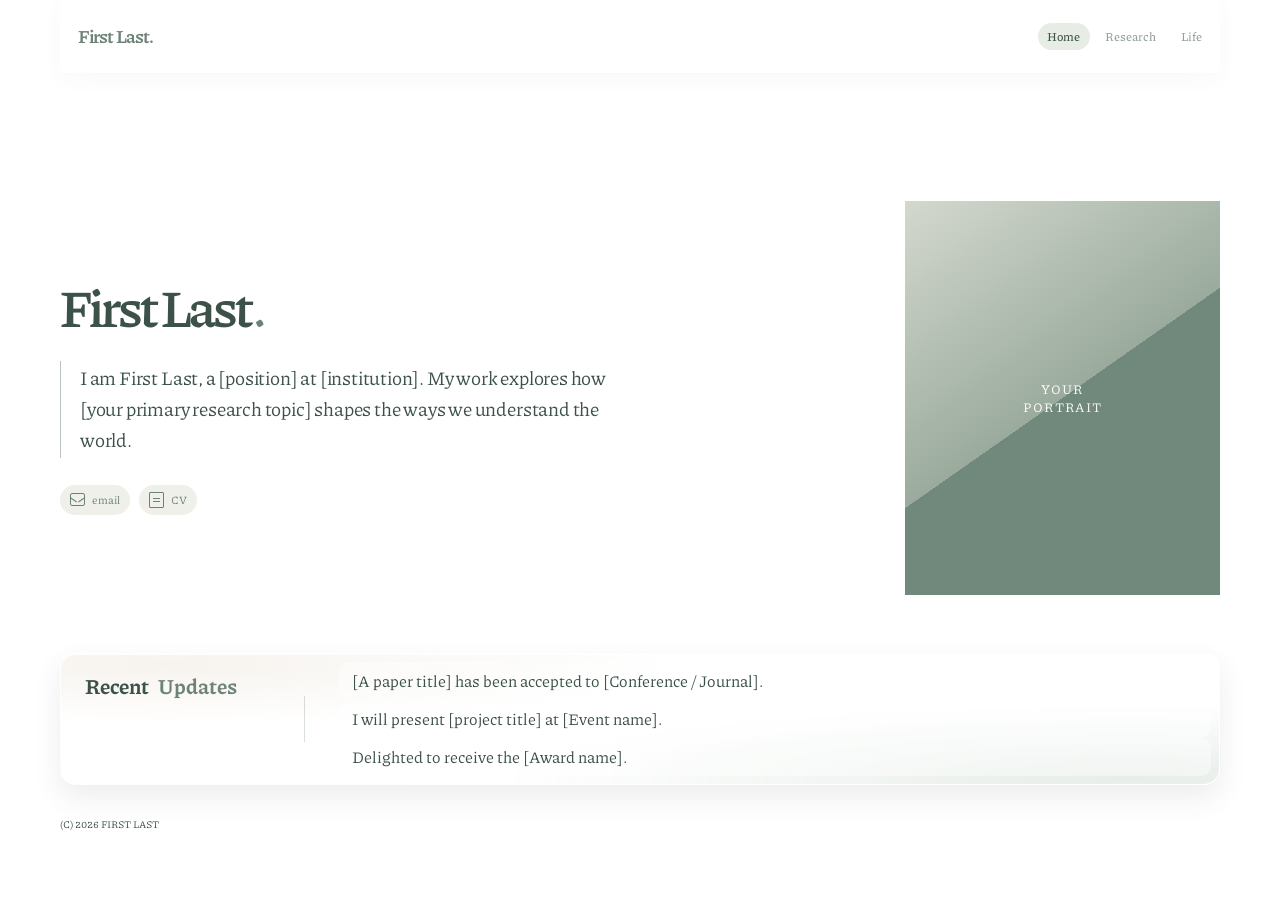
<file: index.html>
<!doctype html>
<html lang="en"><head><meta charset="UTF-8" /><meta name="viewport" content="width=device-width, initial-scale=1.0" /><meta name="description" content="Personal academic website" /><title>First Last | Academic Homepage</title><link rel="preconnect" href="https://fonts.googleapis.com" /><link rel="preconnect" href="https://fonts.gstatic.com" crossorigin /><link href="https://fonts.googleapis.com/css2?family=Piazzolla:opsz,wght@8..30,400..700&display=swap" rel="stylesheet" /><link rel="stylesheet" href="assets/site.css" /><link rel="stylesheet" href="assets/refinement.css" /><link rel="stylesheet" href="assets/final.css" /><link rel="stylesheet" href="assets/softness.css" /><link rel="stylesheet" href="assets/repair.css" /><link rel="stylesheet" href="assets/type-tuning.css" /><link rel="stylesheet" href="assets/archive-language.css" /><link rel="stylesheet" href="assets/font-roles.css" /></head>
<body><div class="page-shell"><header class="site-header"><a class="wordmark" href="index.html"><span data-home="name">First Last</span><span>.</span></a><nav aria-label="Main navigation"><a class="is-current" href="index.html">Home</a><a href="research.html">Research</a><a href="life.html">Life</a></nav></header><main>
<section class="home-intro"><div class="home-hero-grid"><div><h1><span data-home="headlineFirst">Thinking through</span><br /><em data-home="headlineEmphasis">questions that matter.</em></h1><p class="lede" data-home="intro">I am First Last, a [position] at [institution]. My work explores how [your primary research topic] shapes the ways we understand the world.</p><div class="bio-links" aria-label="Contact links"><a class="bio-link" data-home-email href="mailto:hello@example.edu" aria-label="Email"><span class="contact-icon icon-mail" aria-hidden="true"></span><span>email</span></a><a class="bio-link" data-home-cv href="assets/CV.pdf" target="_blank" rel="noreferrer" aria-label="Curriculum vitae"><span class="contact-icon icon-cv" aria-hidden="true"></span><span>CV</span></a></div></div><figure class="portrait-slot" aria-label="Personal photograph"><div class="portrait-image" data-portrait><span data-home="portraitLabel">YOUR<br />PORTRAIT</span></div></figure></div></section>
<section class="news-section" aria-labelledby="news-title"><aside class="news-sidebar"><h2 id="news-title">Recent<br /><em>Highlights</em></h2></aside><div class="news-list"><ul data-home-news></ul></div></section>
<section class="home-footer-note"><p>(c) <span data-year></span> <span data-home="name">First Last</span></p></section></main></div><script src="assets/home-data.js"></script><script src="assets/home-page.js"></script></body></html>
</file>
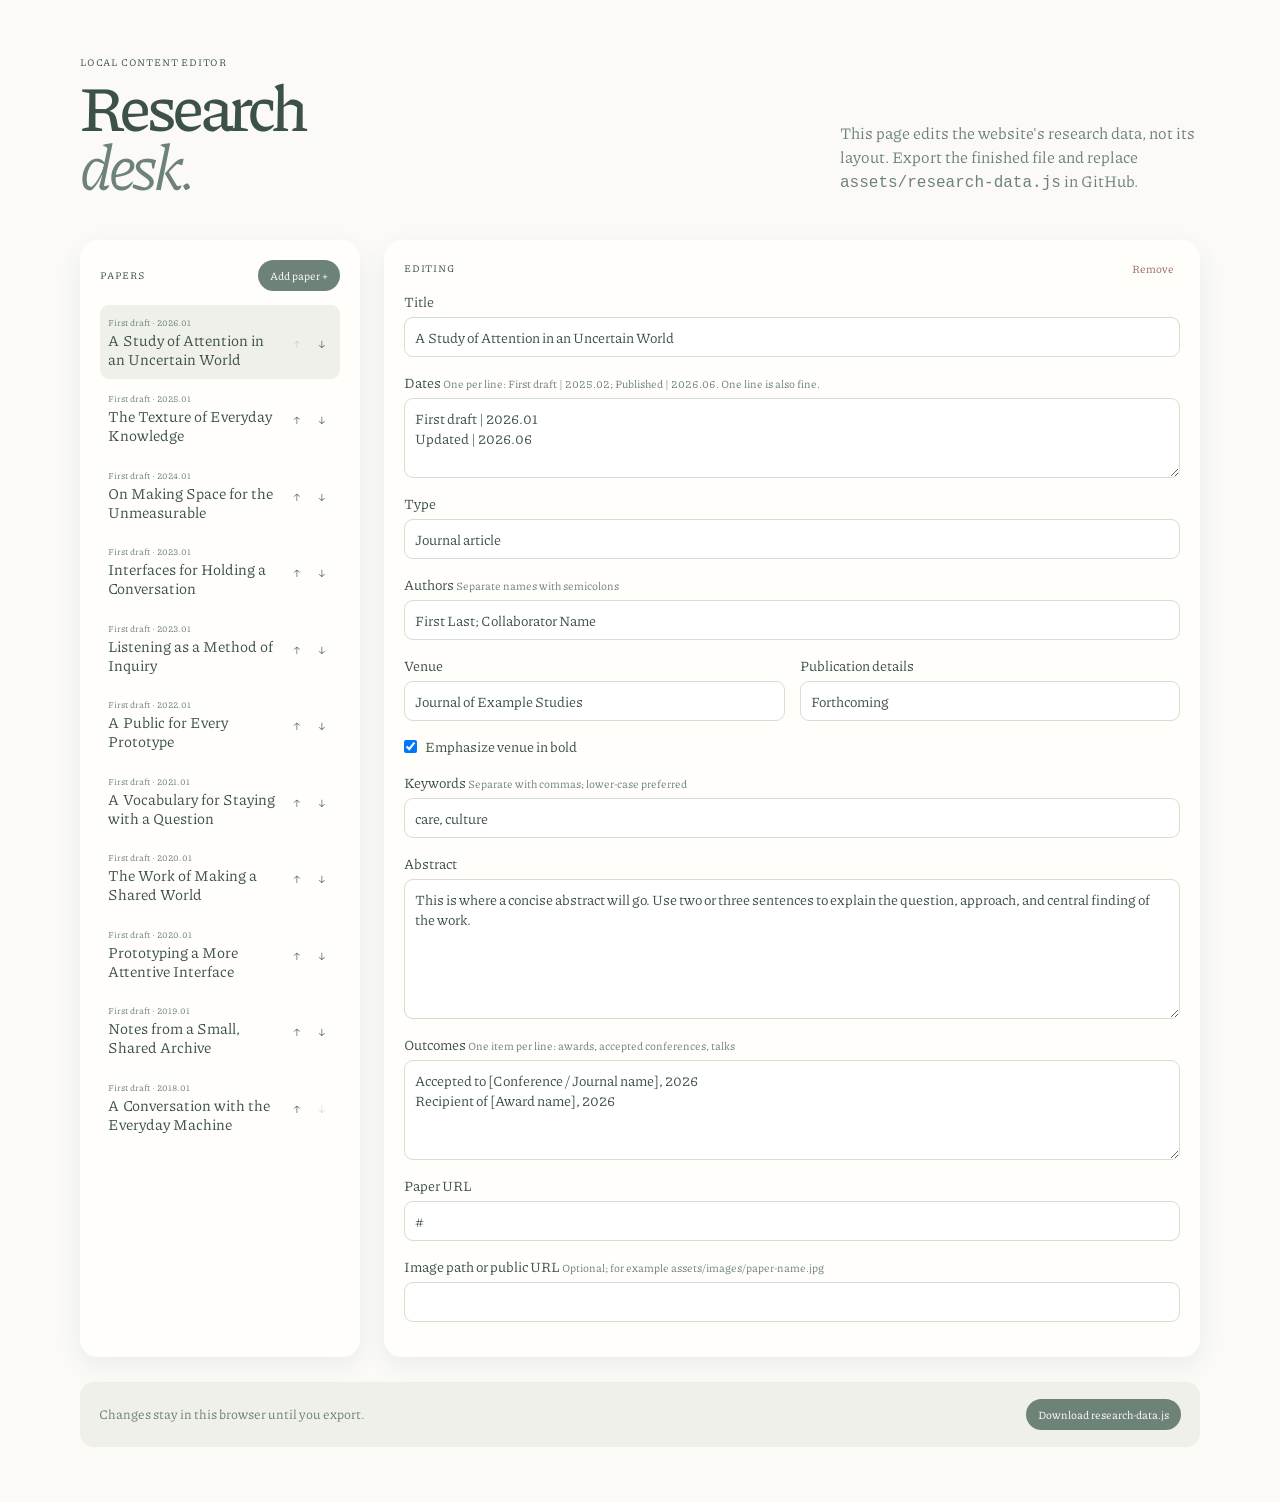
<file: content-editor.html>
<!doctype html>
<html lang="en"><head><meta charset="UTF-8" /><meta name="viewport" content="width=device-width, initial-scale=1.0" /><title>Research Content Editor</title><link rel="preconnect" href="https://fonts.googleapis.com" /><link rel="preconnect" href="https://fonts.gstatic.com" crossorigin /><link href="https://fonts.googleapis.com/css2?family=Piazzolla:opsz,wght@8..30,400..700&display=swap" rel="stylesheet" /><link rel="stylesheet" href="assets/editor.css" /></head>
<body><main class="editor-shell"><header><div><p class="kicker">Local content editor</p><h1>Research<br /><em>desk.</em></h1></div><p>This page edits the website's research data, not its layout. Export the finished file and replace <code>assets/research-data.js</code> in GitHub.</p></header><section class="editor-grid"><aside><div class="aside-head"><p class="kicker">Papers</p><button type="button" data-add>Add paper +</button></div><div data-paper-nav></div></aside><form data-form><div class="form-head"><p class="kicker">Editing</p><button type="button" class="remove" data-remove>Remove</button></div><label>Title<input name="title" required /></label><label>Dates <small>One per line: First draft | 2025.02; Published | 2026.06. One line is also fine.</small><textarea name="dates" rows="3"></textarea></label><label>Type<input name="type" placeholder="Working paper" /></label><label>Authors <small>Separate names with semicolons</small><input name="authors" /></label><div class="two"><label>Venue<input name="venue" /></label><label>Publication details<input name="publication" /></label></div><label style="display:flex;align-items:center;gap:8px"><input name="venueBold" type="checkbox" style="width:auto;margin:0" /> <span>Emphasize venue in bold</span></label><label>Keywords <small>Separate with commas; lower-case preferred</small><input name="tags" /></label><label>Abstract<textarea name="abstract" rows="6"></textarea></label><label>Outcomes <small>One item per line: awards, accepted conferences, talks</small><textarea name="outcomes" rows="4"></textarea></label><label>Paper URL<input name="paperUrl" placeholder="https://..." /></label><label>Image path or public URL <small>Optional; for example assets/images/paper-name.jpg</small><input name="media" /></label></form></section><footer><p data-save-state>Changes stay in this browser until you export.</p><button type="button" data-download>Download research-data.js</button></footer></main><script src="assets/research-data.js"></script><script src="assets/content-editor.js"></script></body></html>
</file>
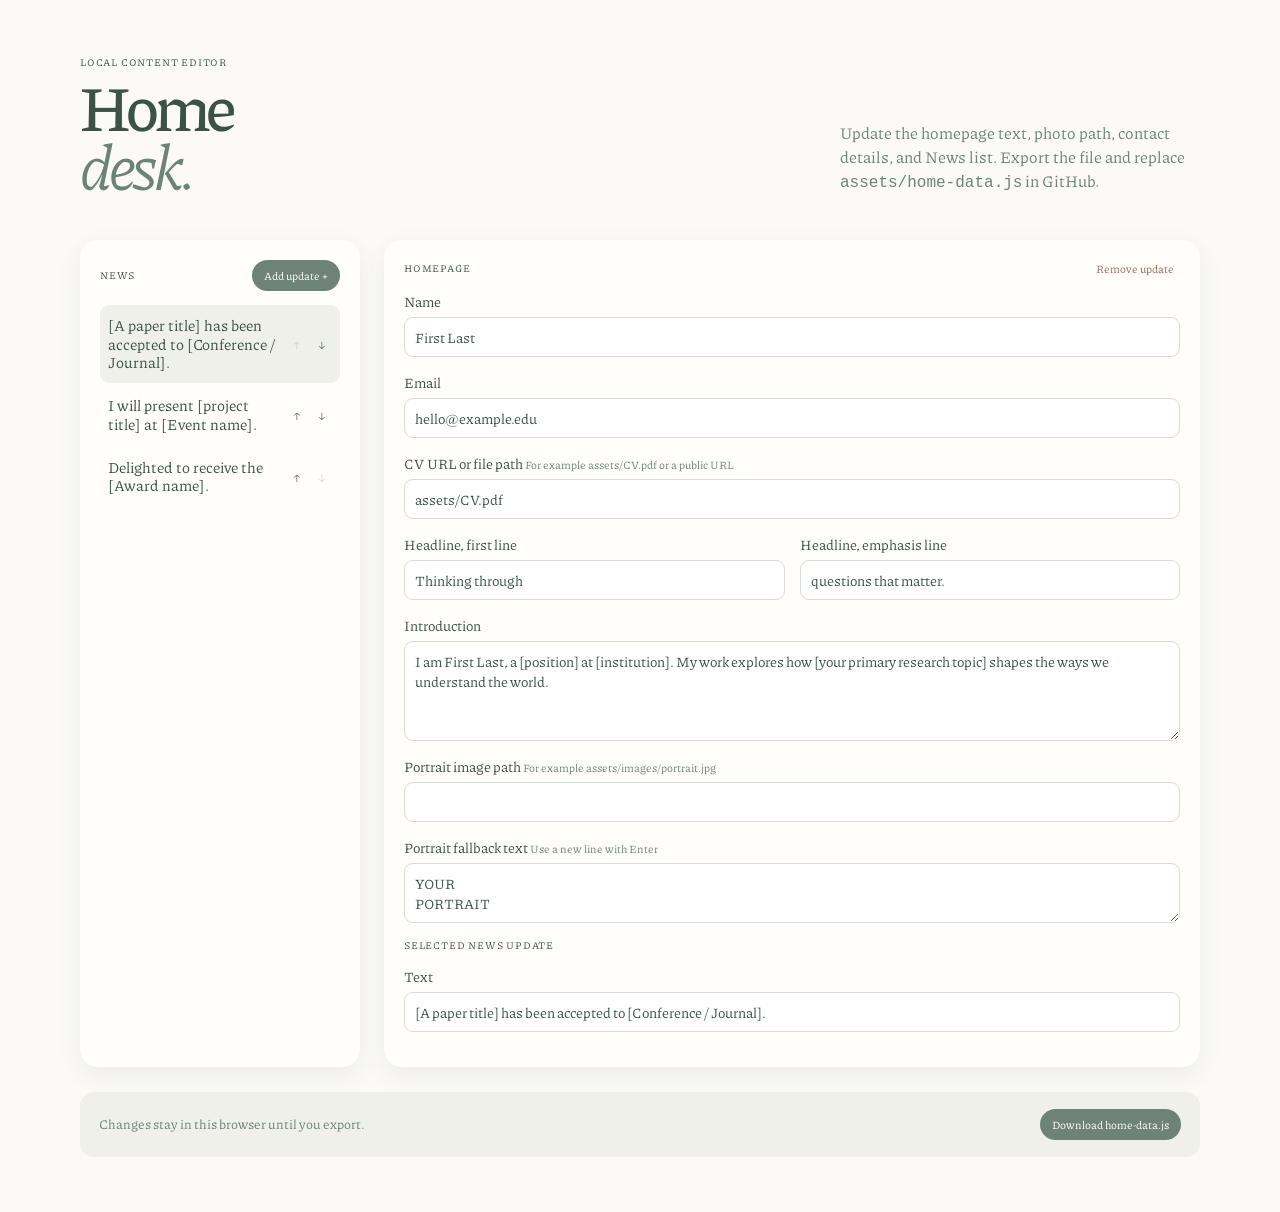
<file: index-editor.html>
<!doctype html>
<html lang="en"><head><meta charset="UTF-8" /><meta name="viewport" content="width=device-width, initial-scale=1.0" /><title>Home Content Editor</title><link rel="preconnect" href="https://fonts.googleapis.com" /><link rel="preconnect" href="https://fonts.gstatic.com" crossorigin /><link href="https://fonts.googleapis.com/css2?family=Piazzolla:opsz,wght@8..30,400..700&display=swap" rel="stylesheet" /><link rel="stylesheet" href="assets/editor.css" /></head>
<body><main class="editor-shell"><header><div><p class="kicker">Local content editor</p><h1>Home<br /><em>desk.</em></h1></div><p>Update the homepage text, photo path, contact details, and News list. Export the file and replace <code>assets/home-data.js</code> in GitHub.</p></header><section class="editor-grid"><aside><div class="aside-head"><p class="kicker">News</p><button type="button" data-add>Add update +</button></div><div data-news-nav></div></aside><form data-form><div class="form-head"><p class="kicker">Homepage</p><button type="button" class="remove" data-remove>Remove update</button></div><label>Name<input name="name" /></label><label>Email<input name="email" type="email" /></label><label>CV URL or file path <small>For example assets/CV.pdf or a public URL</small><input name="cvUrl" /></label><div class="two"><label>Headline, first line<input name="headlineFirst" /></label><label>Headline, emphasis line<input name="headlineEmphasis" /></label></div><label>Introduction<textarea name="intro" rows="4"></textarea></label><label>Portrait image path <small>For example assets/images/portrait.jpg</small><input name="portrait" /></label><label>Portrait fallback text <small>Use a new line with Enter</small><textarea name="portraitLabel" rows="2"></textarea></label><div class="form-head news-edit"><p class="kicker">Selected news update</p></div><label>Text<input name="newsText" /></label></form></section><footer><p data-save-state>Changes stay in this browser until you export.</p><button type="button" data-download>Download home-data.js</button></footer></main><script src="assets/home-data.js"></script><script src="assets/home-editor.js"></script></body></html>
</file>
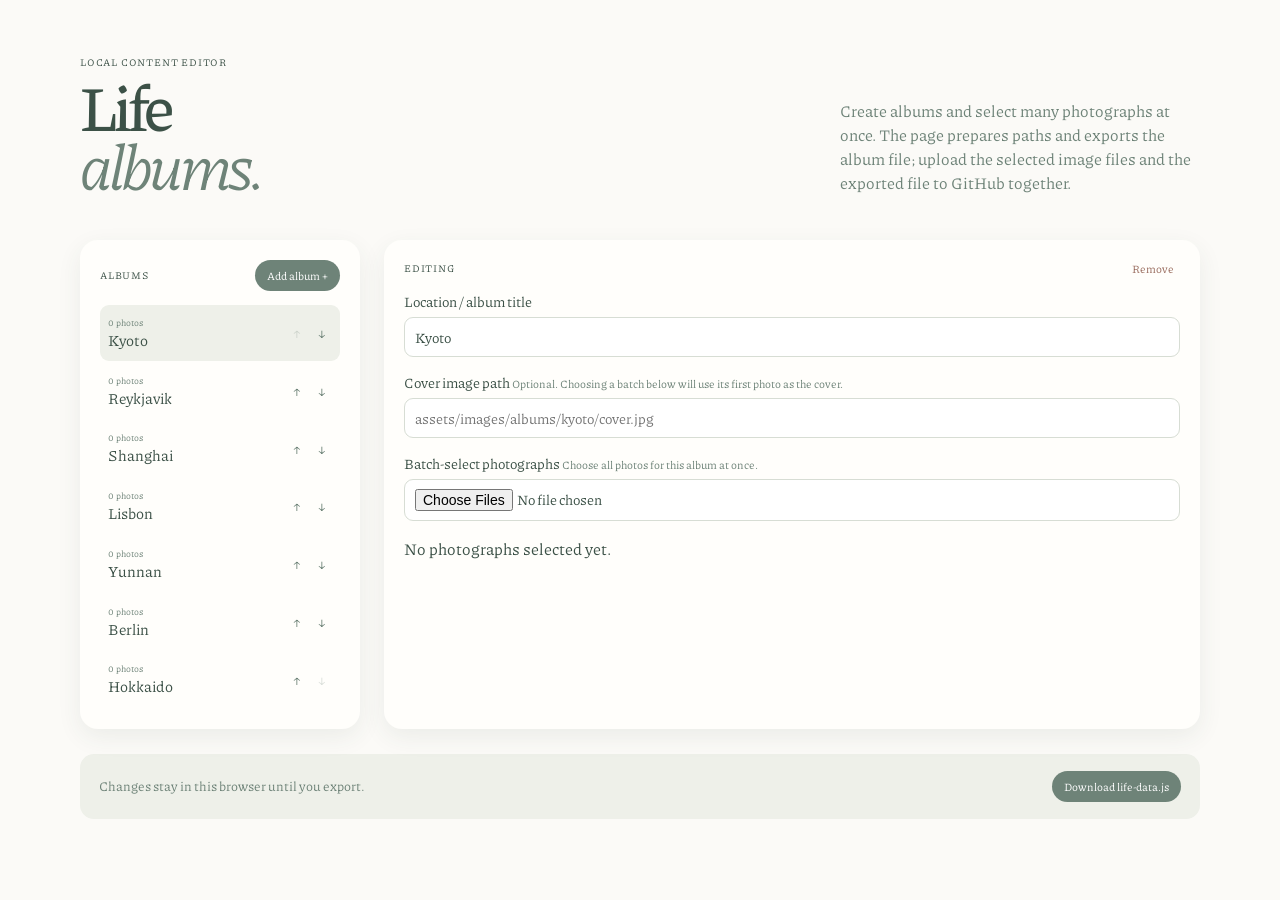
<file: life-editor.html>
<!doctype html>
<html lang="en"><head><meta charset="UTF-8" /><meta name="viewport" content="width=device-width, initial-scale=1.0" /><title>Life Album Editor</title><link rel="preconnect" href="https://fonts.googleapis.com" /><link rel="preconnect" href="https://fonts.gstatic.com" crossorigin /><link href="https://fonts.googleapis.com/css2?family=Piazzolla:opsz,wght@8..30,400..700&display=swap" rel="stylesheet" /><link rel="stylesheet" href="assets/editor.css" /></head>
<body><main class="editor-shell"><header><div><p class="kicker">Local content editor</p><h1>Life<br /><em>albums.</em></h1></div><p>Create albums and select many photographs at once. The page prepares paths and exports the album file; upload the selected image files and the exported file to GitHub together.</p></header><section class="editor-grid"><aside><div class="aside-head"><p class="kicker">Albums</p><button type="button" data-add>Add album +</button></div><div data-album-nav></div></aside><form data-form><div class="form-head"><p class="kicker">Editing</p><button type="button" class="remove" data-remove>Remove</button></div><label>Location / album title<input name="location" required /></label><label>Cover image path <small>Optional. Choosing a batch below will use its first photo as the cover.</small><input name="cover" placeholder="assets/images/albums/kyoto/cover.jpg" /></label><label>Batch-select photographs <small>Choose all photos for this album at once.</small><input name="photos" type="file" accept="image/*" multiple /></label><div class="photo-file-list" data-file-list></div></form></section><footer><p data-save-state>Changes stay in this browser until you export.</p><button type="button" data-download>Download life-data.js</button></footer></main><script src="assets/life-data.js"></script><script src="assets/life-editor.js"></script></body></html>
</file>
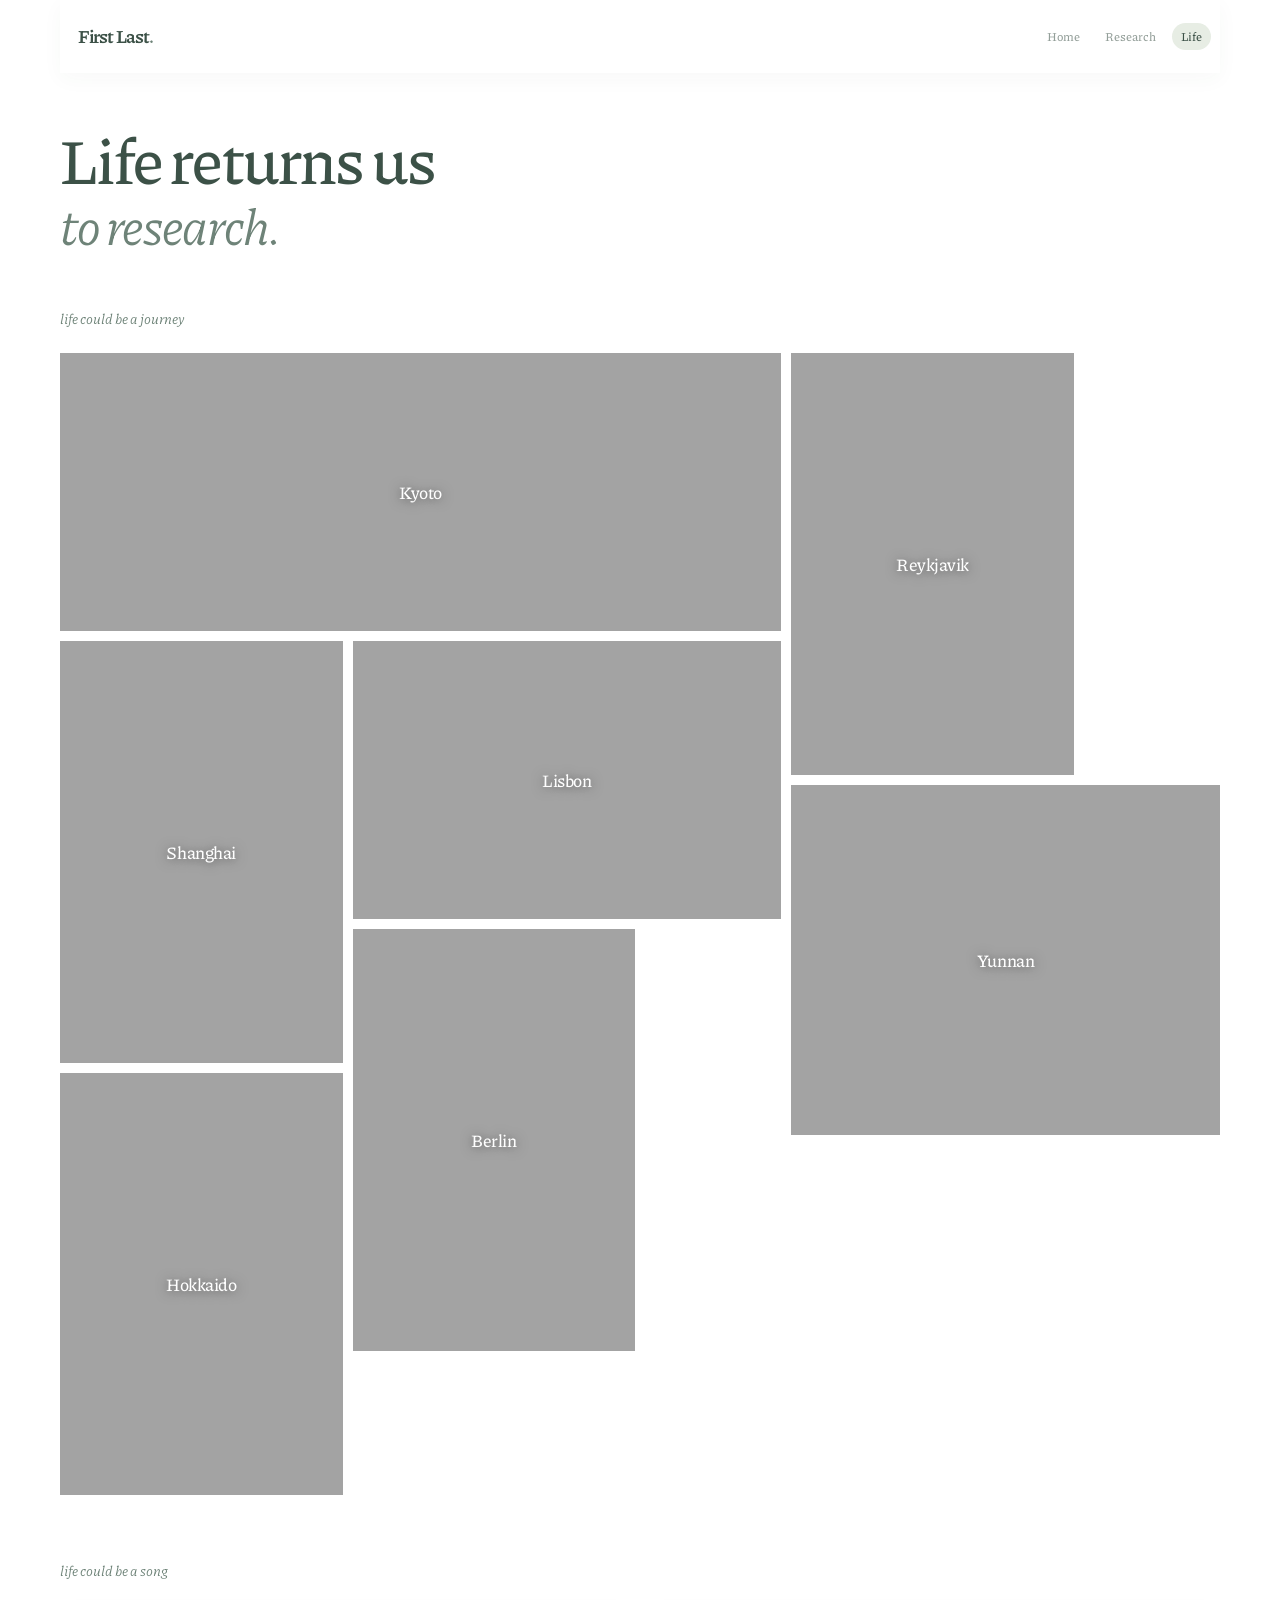
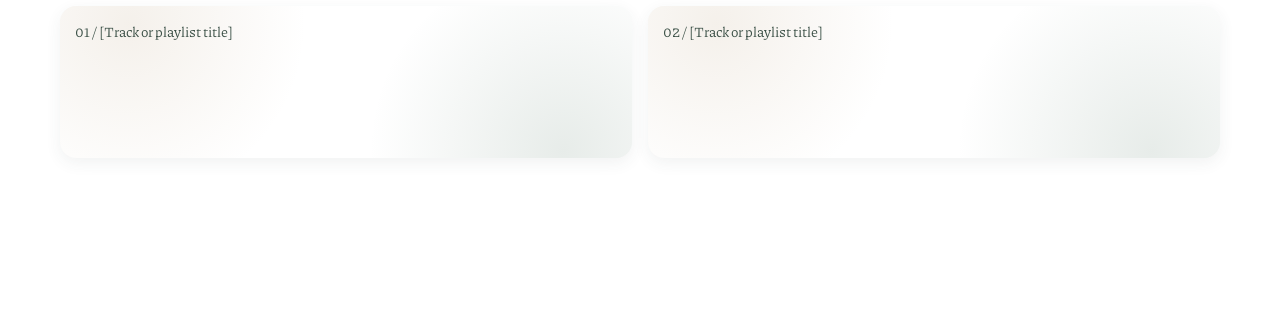
<file: life.html>
<!doctype html>
<html lang="en"><head><meta charset="UTF-8" /><meta name="viewport" content="width=device-width, initial-scale=1.0" /><meta name="description" content="Life beyond research | First Last" /><title>Life | First Last</title><link rel="preconnect" href="https://fonts.googleapis.com" /><link rel="preconnect" href="https://fonts.gstatic.com" crossorigin /><link href="https://fonts.googleapis.com/css2?family=Piazzolla:opsz,wght@8..30,400..700&display=swap" rel="stylesheet" /><link rel="stylesheet" href="assets/site.css" /><link rel="stylesheet" href="assets/refinement.css" /><link rel="stylesheet" href="assets/final.css" /><link rel="stylesheet" href="assets/softness.css" /><link rel="stylesheet" href="assets/repair.css" /><link rel="stylesheet" href="assets/type-tuning.css" /><link rel="stylesheet" href="assets/life-art.css" /><link rel="stylesheet" href="assets/life-data-ui.css" /><link rel="stylesheet" href="assets/archive-language.css" /><link rel="stylesheet" href="assets/life-modern-surface.css" /><link rel="stylesheet" href="assets/font-roles.css" /></head>
<body><div class="page-shell"><header class="site-header"><a class="wordmark" href="index.html">First Last<span>.</span></a><nav aria-label="Main navigation"><a href="index.html">Home</a><a href="research.html">Research</a><a class="is-current" href="life.html">Life</a></nav></header><main>
<section class="life-intro"><h1>Life returns us<br /><em>to research.</em></h1></section>
<section class="life-section"><div class="life-section-head"><p class="eyebrow">life could be a journey</p></div><div class="photo-projects" data-photo-projects></div></section>
<section class="life-section music-section"><div class="life-section-head"><p class="eyebrow">life could be a song</p></div><div class="music-embeds"><article><p>01 / [Track or playlist title]</p><iframe title="NetEase Music embed" src="https://music.163.com/outchain/player?type=2&id=000000&auto=0&height=66" frameborder="0" loading="lazy"></iframe></article><article><p>02 / [Track or playlist title]</p><iframe title="NetEase Music embed" src="https://music.163.com/outchain/player?type=2&id=000000&auto=0&height=66" frameborder="0" loading="lazy"></iframe></article></div></section>
</main></div><dialog class="gallery-dialog" aria-label="Photography gallery"><div class="dialog-head"><h2 data-gallery-title>Series</h2><button class="dialog-close" aria-label="Close gallery">Close x</button></div><div class="gallery-grid" data-gallery-grid></div></dialog><script src="assets/life-data.js"></script><script src="assets/life-page.js"></script></body></html>
</file>
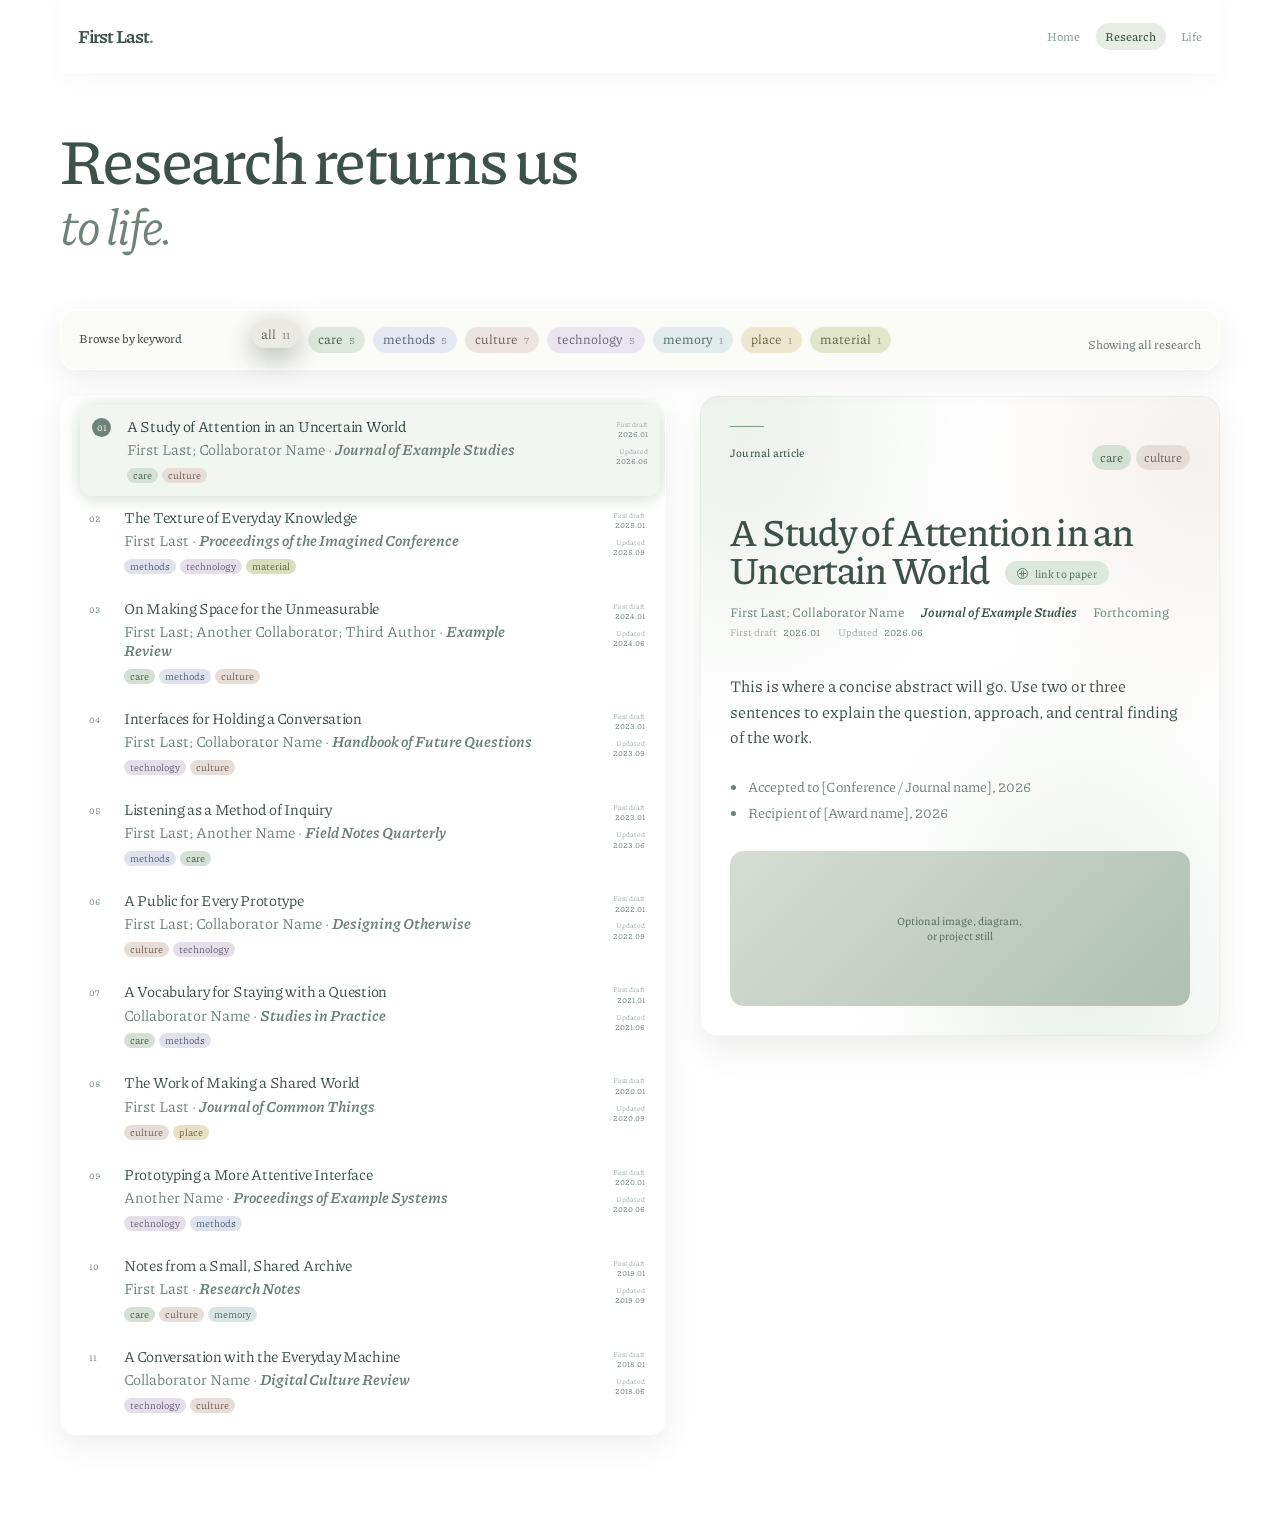
<file: research.html>
<!doctype html>
<html lang="en"><head><meta charset="UTF-8" /><meta name="viewport" content="width=device-width, initial-scale=1.0" /><meta name="description" content="Research by First Last" /><title>Research | First Last</title><link rel="preconnect" href="https://fonts.googleapis.com" /><link rel="preconnect" href="https://fonts.gstatic.com" crossorigin /><link href="https://fonts.googleapis.com/css2?family=Piazzolla:opsz,wght@8..30,400..700&display=swap" rel="stylesheet" /><link rel="stylesheet" href="assets/site.css" /><link rel="stylesheet" href="assets/refinement.css" /><link rel="stylesheet" href="assets/final.css" /><link rel="stylesheet" href="assets/softness.css" /><link rel="stylesheet" href="assets/repair.css" /><link rel="stylesheet" href="assets/type-tuning.css" /><link rel="stylesheet" href="assets/research-archive.css" /><link rel="stylesheet" href="assets/research-archive-tuning.css" /><link rel="stylesheet" href="assets/research-row-state.css" /><link rel="stylesheet" href="assets/research-list-structure.css" /><link rel="stylesheet" href="assets/font-roles.css" /></head>
<body><div class="page-shell"><header class="site-header"><a class="wordmark" href="index.html">First Last<span>.</span></a><nav aria-label="Main navigation"><a href="index.html">Home</a><a class="is-current" href="research.html">Research</a><a href="life.html">Life</a></nav></header><main>
<section class="research-heading"><h1>Research returns us<br /><em>to life.</em></h1></section>
<section class="archive-filter" aria-label="Filter research"><p class="eyebrow">Browse by keyword</p><div class="filter-row" data-filter-row></div><p class="filter-status" data-filter-status aria-live="polite"></p></section>
<section class="research-workspace" aria-label="Research papers"><aside class="paper-index"><div class="paper-list" data-paper-list></div></aside><article class="paper-detail" data-paper-detail aria-live="polite"></article></section>
</main></div><script src="assets/research-data.js"></script><script src="assets/research-page.js"></script></body></html>
</file>
<file: assets/site.css>
:root{--ink:#354a40;--paper:#f4eee3;--green:#647b6f;--pale:#dfe3d8;--line:#b6bcaf;--clay:#b18b78}*{box-sizing:border-box}html,body{background:var(--paper)}body{margin:0;color:var(--ink);font:17px/1.5 "Piazzolla",Georgia,serif}.page-shell{width:min(1240px,calc(100% - 64px));margin:auto}a{color:inherit;text-decoration:none}.site-header{display:flex;justify-content:space-between;align-items:center;padding:28px 0;border-bottom:1px solid var(--ink)}.wordmark{font-size:20px;font-weight:700;letter-spacing:-.05em}.wordmark span{color:var(--green)}nav{display:flex;gap:24px;font:11px "DM Mono",monospace;text-transform:uppercase;letter-spacing:.08em}nav a{opacity:.55}nav .is-current{opacity:1;border-bottom:2px solid var(--green)}.eyebrow,.section-no{margin:0;font:11px/1.4 "DM Mono",monospace;text-transform:uppercase;letter-spacing:.08em}.home-intro{padding:clamp(85px,13vw,175px) 0 85px}.home-hero-grid{display:grid;grid-template-columns:minmax(0,1fr) 315px;gap:70px;align-items:end}.home-intro h1,.research-heading h1,.life-intro h1{margin:18px 0 45px;font-size:clamp(51px,7vw,94px);font-weight:500;line-height:.95;letter-spacing:-.065em}.home-intro em,.research-heading em,.life-intro em{font-weight:400;color:var(--green)}.lede{max-width:640px;margin:0;font-size:23px;letter-spacing:-.02em}.portrait-slot{margin:0}.portrait-image{aspect-ratio:4/5;display:grid;place-items:center;background:linear-gradient(145deg,#c3c9bb 0%,#87998b 50%,#5d7568 50%);color:var(--paper);font:13px "DM Mono",monospace;letter-spacing:.1em;text-align:center}.portrait-slot figcaption{margin-top:11px;color:var(--green);font:10px/1.5 "DM Mono",monospace}.contact-note{display:flex;justify-content:space-between;max-width:690px;margin-top:80px;padding-top:15px;border-top:1px solid var(--ink);font-size:15px}.contact-note p{margin:0}.contact-note a{border-bottom:1px solid var(--ink)}.feature-link{padding:16px 0 105px;border-top:1px solid var(--ink)}.feature-link>a{display:block;margin-top:75px;font-size:clamp(43px,6vw,78px);line-height:1;letter-spacing:-.06em}.feature-link a span{color:var(--green)}.feature-link b{color:var(--clay)}.home-footer-note{display:flex;justify-content:space-between;padding:18px 0 32px;border-top:1px solid var(--ink);font:10px "DM Mono",monospace;text-transform:uppercase}.research-heading,.life-intro{padding:85px 0 60px;max-width:820px}.research-heading h1,.life-intro h1{margin-bottom:28px}.research-heading>p:last-child,.life-intro>p:last-child{max-width:560px;margin:0;font-size:21px}.filter-panel{display:flex;justify-content:space-between;gap:20px;padding:19px 22px;border:1px solid var(--line);background:#e7e5d9;color:var(--ink)}.filter-row{display:flex;flex-wrap:wrap;gap:7px;margin-top:12px}.filter-pill{padding:7px 10px;border:1px solid var(--line);background:transparent;color:var(--ink);font:10px "DM Mono",monospace;text-transform:uppercase;cursor:pointer}.filter-pill:hover,.filter-pill.is-active{border-color:var(--green);background:var(--green);color:var(--paper)}.filter-pill span{opacity:.65}.filter-status{align-self:end;margin:0;font:10px "DM Mono",monospace;text-transform:uppercase;color:var(--green)}.research-cards{display:grid;grid-template-columns:repeat(12,1fr);gap:12px;margin-top:28px}.research-card{display:flex;flex-direction:column;min-height:325px;padding:21px;border:1px solid var(--line);background:#f8f4eb;transition:background .25s,opacity .25s,transform .25s}.research-card:nth-child(1){grid-column:span 12;min-height:285px;background:#e3e7dc}.research-card:nth-child(2){grid-column:span 7}.research-card:nth-child(3){grid-column:span 5}.research-card:nth-child(4){grid-column:span 5}.research-card:nth-child(5){grid-column:span 7}.research-card:nth-child(6){grid-column:span 8}.research-card:nth-child(7){grid-column:span 4}.research-card.is-match{background:#d8e1d4}.research-card.is-dim{opacity:.3}.card-top,.publication-meta{display:flex;justify-content:space-between;gap:24px;font-size:13px}.card-top p,.publication-meta p{margin:0}.card-top{font:10px "DM Mono",monospace;text-transform:uppercase;color:var(--green)}.research-trigger{display:flex;justify-content:space-between;gap:20px;align-items:start;margin:35px 0 24px;padding:0;border:0;background:none;color:var(--ink);text-align:left;font:inherit;cursor:pointer}.research-card:first-child .research-trigger{margin-top:42px}.card-title{max-width:730px;font-size:clamp(28px,3.5vw,49px);font-weight:500;line-height:1;letter-spacing:-.05em}.item-mark{font:31px/1 serif;color:var(--green);transition:transform .25s}.research-trigger[aria-expanded=true] .item-mark{transform:rotate(45deg);color:var(--clay)}.tag-list{display:flex;flex-wrap:wrap;gap:6px;margin-top:auto;margin-bottom:22px}.tag-list span{padding:4px 7px;background:var(--pale);font:10px "DM Mono",monospace;text-transform:uppercase}.publication-meta{padding-top:15px;border-top:1px solid var(--line);color:var(--green)}.publication-meta strong{color:var(--ink)}.research-detail{display:grid;grid-template-rows:0fr;transition:grid-template-rows .3s}.research-detail.is-open{grid-template-rows:1fr}.detail-inner{min-height:0;overflow:hidden;max-width:650px}.research-detail.is-open .detail-inner{padding-top:23px}.detail-inner p{margin:0 0 12px}.paper-links{display:flex;gap:20px;font:10px "DM Mono",monospace;text-transform:uppercase}.paper-links a{border-bottom:1px solid var(--ink)}.research-note{padding:38px 0 95px;font-size:19px}.research-note a{color:var(--green);border-bottom:1px solid var(--green)}.life-section{margin-bottom:95px}.life-section-head{display:flex;justify-content:space-between;padding:0 0 13px;border-bottom:1px solid var(--ink);font:10px "DM Mono",monospace;text-transform:uppercase}.life-section-head p{margin:0}.photo-projects{display:grid;grid-template-columns:1.2fr .8fr 1fr;gap:12px;margin-top:14px}.photo-project{position:relative;display:flex;min-height:430px;padding:16px;border:0;color:var(--paper);text-align:left;cursor:pointer;overflow:hidden}.photo-project:before{content:"";position:absolute;inset:0;opacity:.9;transition:transform .45s}.photo-project:hover:before{transform:scale(1.07)}.photo-a:before{background:linear-gradient(125deg,#c5aa7b,#92755d 44%,#526a5d 45%)}.photo-b:before{background:linear-gradient(155deg,#859fa0 0%,#c7d1c6 38%,#647b6f 39%,#354a40 100%)}.photo-c:before{background:linear-gradient(135deg,#d8ceb9 0%,#d8ceb9 45%,#799084 46%,#799084 70%,#b18b78 71%)}.photo-project>*{position:relative}.photo-project span{font:10px "DM Mono",monospace}.photo-project strong{align-self:end;font-size:31px;font-weight:500;line-height:1;letter-spacing:-.05em}.photo-project small{position:absolute;right:16px;bottom:16px;font:10px "DM Mono",monospace;text-transform:uppercase}.music-section{padding-bottom:100px}.music-list article{display:grid;grid-template-columns:50px 1fr auto;gap:20px;align-items:center;padding:18px 0;border-bottom:1px solid var(--line)}.music-list span,.music-list small{font:10px "DM Mono",monospace}.music-list p{margin:0;font-size:23px;letter-spacing:-.03em}.music-list button{border:0;background:var(--green);padding:7px 11px;color:var(--paper);font:10px "DM Mono",monospace;text-transform:uppercase}.gallery-dialog{width:min(1040px,calc(100% - 32px));padding:25px;border:0;background:var(--paper);color:var(--ink)}.gallery-dialog::backdrop{background:#354a40e6}.dialog-head{display:flex;justify-content:space-between;align-items:start;margin-bottom:25px}.dialog-head h2{margin:5px 0 0;font-size:43px;font-weight:500;letter-spacing:-.05em}.dialog-close{border:1px solid var(--ink);padding:8px;background:none;font:10px "DM Mono",monospace;text-transform:uppercase;cursor:pointer}.gallery-grid{display:grid;grid-template-columns:repeat(3,1fr);gap:12px}.gallery-tile{aspect-ratio:4/5;background:var(--pale)}.gallery-tile:nth-child(2n){background:#8da094}.gallery-tile:nth-child(3n){background:#b18b78}.gallery-tile:nth-child(4n){background:#c6cec0}.gallery-replace-note{margin:17px 0 0;color:var(--green);font:10px "DM Mono",monospace;text-transform:uppercase}@media(max-width:700px){.page-shell{width:calc(100% - 34px)}.site-header{padding:20px 0}nav{gap:13px;font-size:10px}.home-hero-grid{grid-template-columns:1fr;gap:45px}.portrait-slot{width:min(260px,75vw);justify-self:end}.home-intro h1,.research-heading h1,.life-intro h1{font-size:50px}.lede{font-size:20px}.contact-note{margin-top:50px;gap:20px}.filter-panel{display:block}.filter-status{margin-top:18px}.research-cards{grid-template-columns:1fr;gap:10px}.research-card,.research-card:nth-child(n){grid-column:auto;min-height:310px}.card-title{font-size:34px}.publication-meta{display:block}.publication-meta p+p{margin-top:10px}.photo-projects{grid-template-columns:1fr}.photo-project{min-height:300px}.life-section-head p:last-child{display:none}.gallery-grid{grid-template-columns:repeat(2,1fr)}}
</file>
<file: assets/refinement.css>
/* Final visual refinements: light paper, smaller type, responsive music embeds */
:root{--paper:#fbfaf7;--ink:#3c5147;--green:#6e8378;--pale:#e6e9e1;--line:#cbd0c7;--clay:#a88c7d}body{font-size:16px}.home-intro h1,.research-heading h1,.life-intro h1{font-size:clamp(46px,6vw,78px)}.lede{font-size:20px}.home-intro{padding-bottom:65px}.portrait-image{background:linear-gradient(145deg,#d4d8cf 0%,#9aab9d 50%,#71897c 50%)}.news-section{padding:16px 0 90px;border-top:1px solid var(--ink)}.news-head{display:flex;justify-content:space-between;font:10px "DM Mono",monospace;text-transform:uppercase}.news-head p{margin:0}.news-section h2{margin:45px 0 24px;font-size:42px;font-weight:500;letter-spacing:-.05em}.news-list{margin:0;padding:0;list-style:none;border-top:1px solid var(--line)}.news-list li{display:grid;grid-template-columns:110px 1fr;gap:24px;padding:16px 0;border-bottom:1px solid var(--line)}.news-list time{font:10px "DM Mono",monospace}.news-list p{margin:0;font-size:18px}.news-list em{color:var(--green)}.filter-panel{background:#f0f0e9;padding:17px 20px}.research-cards{grid-template-columns:repeat(12,1fr);gap:10px;margin-top:22px}.research-card{min-height:300px;padding:18px}.research-card:nth-child(1){grid-column:span 6;min-height:300px;background:#f8f7f2}.research-card:nth-child(2){grid-column:span 6}.research-card:nth-child(3),.research-card:nth-child(4),.research-card:nth-child(5){grid-column:span 4}.research-card:nth-child(6){grid-column:span 7}.research-card:nth-child(7){grid-column:span 5}.research-card:first-child .research-trigger{margin-top:35px}.research-trigger{margin:30px 0 20px}.card-title{font-size:clamp(26px,2.8vw,39px)}.card-top,.publication-meta{font-size:12px}.outcome-list{margin:15px 0;padding-left:18px;color:var(--green);font-size:14px}.outcome-list li{margin:4px 0}.music-embeds{display:grid;grid-template-columns:1fr 1fr;gap:16px;margin-top:18px}.music-embeds article{padding:15px;border:1px solid var(--line);background:#f8f8f4}.music-embeds p{margin:0 0 11px;font:10px "DM Mono",monospace;text-transform:uppercase}.music-embeds iframe{width:100%;height:86px;border:0}.embed-note{grid-column:span 2;margin:0;color:var(--green);font:10px "DM Mono",monospace}.gallery-dialog::backdrop{background:#3c5147dd}@media(max-width:700px){body{font-size:15px}.research-cards{grid-template-columns:1fr}.research-card,.research-card:nth-child(n){grid-column:auto;min-height:280px}.news-list li{grid-template-columns:1fr;gap:3px}.news-section h2{font-size:35px}.music-embeds{grid-template-columns:1fr}.embed-note{grid-column:auto}.music-embeds iframe{height:86px}}
</file>
<file: assets/final.css>
/* Final archive structure and typography tuning */
.home-intro{padding-top:clamp(58px,9vw,115px)}.news-list{border-top:0}.research-heading{padding-top:55px;padding-bottom:48px}.filter-pill,.keyword-control{font:14px/1.1 "Piazzolla",Georgia,serif;text-transform:none;letter-spacing:0}.filter-pill span{font:9px "DM Mono",monospace}.featured-section{padding-top:40px}.archive-heading{display:flex;justify-content:space-between;padding:0 0 12px;border-bottom:1px solid var(--ink);font:10px "DM Mono",monospace;text-transform:uppercase}.archive-heading p{margin:0}.research-card,.research-card:nth-child(1){background:#f8f7f2}.research-card.is-match,.research-card.is-match:nth-child(1){background:#e7ede4}.research-card:nth-child(1),.research-card:nth-child(2){grid-column:span 6}.research-card:nth-child(3),.research-card:nth-child(4),.research-card:nth-child(5){grid-column:span 4}.research-card:nth-child(6){grid-column:span 7}.research-card:nth-child(7){grid-column:span 5}.tag-list span{font:13px/1.1 "Piazzolla",Georgia,serif;text-transform:lowercase;letter-spacing:0}.full-list-section{margin-top:78px}.full-list-filter{display:flex;align-items:center;gap:24px;padding:15px 0}.full-list-filter>p{margin:0;font:10px "DM Mono",monospace;text-transform:uppercase;color:var(--green)}.full-list-filter .filter-row{margin:0}.keyword-control{padding:5px 8px;border:1px solid var(--line);background:transparent;color:var(--ink);cursor:pointer}.keyword-control:hover,.keyword-control.is-active{border-color:var(--green);background:var(--green);color:var(--paper)}.full-list{border-top:1px solid var(--line)}.full-list-item{display:grid;grid-template-columns:70px minmax(0,1fr) minmax(185px,.55fr) auto;gap:22px;align-items:center;padding:15px 0;border-bottom:1px solid var(--line);transition:opacity .25s,background .25s}.full-list-item p{margin:0}.list-year{font:10px "DM Mono",monospace;color:var(--green)}.full-list-trigger{display:flex;justify-content:space-between;gap:12px;padding:0;border:0;background:none;color:var(--ink);text-align:left;font:18px/1.2 "Piazzolla",Georgia,serif;letter-spacing:-.02em;cursor:pointer}.full-list-trigger span{color:var(--green);font-size:20px;transition:transform .2s}.full-list-item.is-open .full-list-trigger span{transform:rotate(45deg)}.list-meta{font-size:13px;color:var(--green)}.full-list-item .tag-list{margin:0;justify-content:flex-end}.full-list-item.is-match{background:#e7ede4}.full-list-item.is-dim{opacity:.3}.full-list-detail{grid-column:2/5;max-width:680px;color:var(--green);font-size:14px}.full-list-detail p{margin:4px 0 2px}.gallery-dialog::backdrop{background:#3c5147dd}@media(max-width:700px){.home-intro{padding-top:55px}.archive-heading p:last-child{display:none}.research-card:nth-child(n){grid-column:auto}.full-list-filter{display:block}.full-list-filter>p{margin-bottom:10px}.full-list-item{grid-template-columns:45px 1fr;gap:7px 12px}.list-meta{grid-column:2}.full-list-item .tag-list{grid-column:2;justify-content:flex-start}.full-list-detail{grid-column:2}.full-list-trigger{font-size:17px}}
</file>
<file: assets/softness.css>
/* Softer surfaces, gentler depth, and spacious interaction */
:root{--shadow-sm:0 5px 16px rgba(54,74,64,.07);--shadow-md:0 13px 32px rgba(54,74,64,.11);--radius:16px;--radius-sm:11px}.site-header{border-bottom:0;box-shadow:0 6px 20px rgba(54,74,64,.035)}nav .is-current{border-bottom:0;background:#e7ede4;border-radius:999px;padding:5px 9px;margin:-5px -9px}.portrait-image,.photo-project{border-radius:var(--radius)}.news-section,.feature-link{border-top:0}.news-list li{margin:9px 0;padding:16px 18px;border:0;border-radius:var(--radius-sm);background:#fffefb;box-shadow:var(--shadow-sm);transition:transform .25s ease,box-shadow .25s ease}.news-list li:hover{transform:translateY(-2px);box-shadow:var(--shadow-md)}.filter-panel{border:0;border-radius:var(--radius);box-shadow:var(--shadow-sm)}.filter-pill,.keyword-control{border:0;border-radius:999px;transition:background .25s ease,color .25s ease,box-shadow .25s ease,transform .25s ease}.filter-pill:hover,.keyword-control:hover{transform:translateY(-1px);box-shadow:0 4px 10px rgba(54,74,64,.12)}.archive-heading{border-bottom:0}.research-card{border:0;border-radius:var(--radius);box-shadow:var(--shadow-sm);transition:transform .3s cubic-bezier(.2,.7,.3,1),box-shadow .3s ease,background .3s ease}.research-card:hover{transform:translateY(-4px);box-shadow:var(--shadow-md)}.research-card.is-open{box-shadow:var(--shadow-md)}.tag-list span{border-radius:999px;background:#e9ede5;padding:5px 9px}.publication-meta{border-top:0;padding-top:8px}.full-list-filter{margin:14px 0;border-radius:var(--radius-sm);background:#f1f3ed;padding:13px 15px}.full-list{border-top:0;display:grid;gap:9px}.full-list-item{border:0;border-radius:var(--radius-sm);background:#fffefb;padding:16px 18px;box-shadow:var(--shadow-sm)}.full-list-item:hover{box-shadow:var(--shadow-md)}.full-list-item.is-open{box-shadow:var(--shadow-md)}.full-list-item.is-match{background:#edf2ea}.music-embeds article,.gallery-dialog{border:0;border-radius:var(--radius);box-shadow:var(--shadow-md)}.music-list article{border-bottom:0;margin:8px 0;border-radius:var(--radius-sm);background:#fffefb;box-shadow:var(--shadow-sm);padding:15px}.photo-project{box-shadow:var(--shadow-sm);transition:transform .35s cubic-bezier(.2,.7,.3,1),box-shadow .35s ease}.photo-project:hover{transform:translateY(-5px);box-shadow:var(--shadow-md)}.research-detail,.full-list-detail{transition:opacity .28s ease,transform .28s ease}.research-card.is-open .research-detail,.full-list-item.is-open .full-list-detail{animation:breathe-in .3s ease both}@keyframes breathe-in{from{opacity:0;transform:translateY(-5px)}to{opacity:1;transform:translateY(0)}}@media(prefers-reduced-motion:reduce){*,*:before,*:after{animation-duration:.01ms!important;transition-duration:.01ms!important}}@media(max-width:700px){.news-list li{padding:14px}.full-list-item{padding:14px}.filter-panel{border-radius:13px}}
</file>
<file: assets/repair.css>
/* Interaction fix and responsive title-row breathing room */
.page-shell{width:min(1160px,calc(100% - 80px))}.site-header{padding-left:18px;padding-right:18px;gap:20px}.site-header nav{min-width:0;white-space:nowrap}.research-detail.is-open{grid-template-rows:1fr}.project-media{margin:20px 0;border-radius:12px;overflow:hidden;background:#eef1eb}.project-media-placeholder{display:grid;min-height:145px;place-items:center;background:linear-gradient(135deg,#d6ddd4,#afc0b3);color:#52695d;font:11px "DM Mono",monospace;text-align:center}.project-media figcaption{padding:8px 11px;color:var(--green);font:10px "DM Mono",monospace}.paper-links{flex-wrap:wrap}@media(max-width:700px){.page-shell{width:calc(100% - 36px)}.site-header{padding-left:10px;padding-right:10px;gap:10px}.site-header nav{gap:10px;font-size:9px}.site-header nav .is-current{padding:4px 7px;margin:-4px -7px}.project-media-placeholder{min-height:118px}}
</file>
<file: assets/type-tuning.css>
/* A more compact type scale */
body{font-size:14px}.site-header{padding-top:23px;padding-bottom:23px}.wordmark{font-size:18px}nav{font-size:10px}.eyebrow,.section-no{font-size:10px}.home-intro h1,.research-heading h1,.life-intro h1{font-size:clamp(42px,5.4vw,70px)}.lede{font-size:18px}.research-heading>p:last-child,.life-intro>p:last-child{font-size:18px}.news-section h2{font-size:36px}.news-list p{font-size:16px}.card-title{font-size:clamp(24px,2.5vw,34px)}.card-top,.publication-meta{font-size:11px}.filter-pill,.keyword-control{font-size:13px}.full-list-trigger{font-size:16px}.list-meta{font-size:12px}.research-note{font-size:17px}.photo-project strong{font-size:27px}.music-list p{font-size:20px}@media(max-width:700px){body{font-size:14px}.home-intro h1,.research-heading h1,.life-intro h1{font-size:43px}.card-title{font-size:29px}.news-section h2{font-size:31px}}
</file>
<file: assets/archive-language.css>
@import url("page-background.css");
@import url("portfolio-rhythm.css");
@import url("cross-page-refinement.css");
@import url("home-no-slogan.css");
@import url("archive-title-spacing.css");
/* Shared visual language for Home and Life: material, type, and restrained green details. */
.portrait-slot{position:relative}.portrait-slot figcaption{font-family:"Piazzolla",Georgia,serif;font-style:italic}.news-section{position:relative}.music-section .life-section-head:after{display:none}
</file>
<file: assets/font-roles.css>
/* Default text voice. */
body,body *,body::before,body::after,body *::before,body *::after{font-family:"Piazzolla",Georgia,serif!important}

/* Piazzolla interface and display roles. */
.site-header nav,.site-header nav *,
.home-nameplate,.home-nameplate *,
.bio-link,.bio-link *,
.news-sidebar h2,.news-sidebar h2 *,.news-sidebar h2::before,.news-sidebar h2::after,
.research-heading h1,.research-heading h1 *,
.life-intro h1,.life-intro h1 *,
.paper-detail h2,.paper-detail h2 *,
.archive-filter,.archive-filter *,
.detail-top .eyebrow,
.detail-actions,.detail-actions *,
.detail-dates b,.row-dates b{font-family:"Piazzolla",Georgia,serif!important}

/* Research content follows the same Piazzolla voice. */
.paper-row,.paper-row *,
.detail-citation,.detail-citation *,
.detail-outcomes,.detail-outcomes *,
.detail-dates,.detail-dates span,
.row-dates,.row-dates span{font-family:"Piazzolla",Georgia,serif!important}

/* Date labels stay in the same typeface. */
.detail-dates b,.row-dates b{font-family:"Piazzolla",Georgia,serif!important;text-transform:none!important}

/* Remove the former mono/sans presentation so Piazzolla reads visibly as Piazzolla. */
.site-header nav{font-size:12px!important;letter-spacing:.01em!important;text-transform:none!important}
.site-header nav a{font-weight:500!important;letter-spacing:.01em!important;text-transform:none!important}
.archive-filter .eyebrow,.archive-filter .filter-status{font-size:12px!important;font-weight:500!important;letter-spacing:0!important;text-transform:none!important}
.archive-filter .archive-pill{font-size:13px!important;letter-spacing:0!important;text-transform:none!important}
.archive-filter .archive-pill span{font-size:10px!important;letter-spacing:0!important;text-transform:none!important}
.detail-top .eyebrow{font-size:11px!important;font-weight:500!important;letter-spacing:.02em!important;text-transform:none!important}
</file>
<file: assets/editor.css>
:root{--ink:#3c5147;--paper:#fbfaf7;--green:#6e8378;--soft:#eef0e9;--line:#d7ddd4}
*{box-sizing:border-box}
body{margin:0;background:var(--paper);color:var(--ink);font:16px/1.5 "Piazzolla",Georgia,serif}
.editor-shell{width:min(1120px,calc(100% - 56px));margin:auto;padding:55px 0}
header{display:grid;grid-template-columns:1fr 360px;gap:60px;align-items:end;margin-bottom:45px}
header h1{margin:8px 0 0;font-size:64px;font-weight:500;line-height:.92;letter-spacing:-.06em}
header h1 em{color:var(--green);font-weight:400}
header>p{margin:0;color:var(--green)}
.kicker{margin:0;font:10px "Piazzolla",Georgia,serif;letter-spacing:.08em;text-transform:uppercase}
.editor-grid{display:grid;grid-template-columns:280px minmax(0,1fr);gap:24px}
.editor-grid aside,.editor-grid form{padding:20px;border-radius:18px;background:#fffefb;box-shadow:0 8px 24px rgba(54,74,64,.08)}
.aside-head,.form-head{display:flex;justify-content:space-between;align-items:center;margin-bottom:14px}
.aside-head button,footer button{border:0;border-radius:999px;background:var(--green);color:white;padding:8px 12px;font:11px "Piazzolla",Georgia,serif;cursor:pointer}
.editor-nav-item{display:grid;grid-template-columns:minmax(0,1fr) auto;align-items:center;margin:2px 0;border-radius:9px}
.editor-nav-item.is-active{background:var(--soft)}
.paper-nav{display:block;width:100%;padding:11px 8px;border:0;border-radius:9px;background:transparent;color:var(--ink);text-align:left;font:15px/1.25 "Piazzolla",Georgia,serif;cursor:pointer}
.paper-nav span{display:block;margin-bottom:2px;color:var(--green);font:9px "Piazzolla",Georgia,serif}
.nav-order{display:flex;gap:2px;padding-right:7px}
.order-control{width:23px;height:23px;padding:0;border:0;border-radius:7px;background:transparent;color:var(--green);font:15px/1 "Piazzolla",Georgia,serif;cursor:pointer}
.order-control:hover:not(:disabled){background:rgba(110,131,120,.16);color:var(--ink)}
.order-control:disabled{opacity:.24;cursor:default}
.remove{border:0;background:none;color:#986a5c;font:11px "Piazzolla",Georgia,serif;cursor:pointer}
label{display:block;margin:0 0 15px;font-size:14px}
label small{color:var(--green);font-size:11px}
input,textarea{display:block;width:100%;margin-top:5px;padding:9px 10px;border:1px solid var(--line);border-radius:9px;background:#fff;color:var(--ink);font:14px "Piazzolla",Georgia,serif}
textarea{resize:vertical}
.two{display:grid;grid-template-columns:1fr 1fr;gap:15px}
footer{display:flex;justify-content:space-between;align-items:center;margin-top:25px;padding:17px 19px;border-radius:14px;background:var(--soft)}
footer p{margin:0;color:var(--green);font-size:13px}
@media(max-width:750px){.editor-shell{width:calc(100% - 32px);padding:30px 0}header,.editor-grid{grid-template-columns:1fr;gap:22px}header h1{font-size:48px}.two{grid-template-columns:1fr}footer{display:block}footer button{margin-top:12px}}
</file>
<file: assets/life-art.css>
/* Life page: photographic, literary, and deliberately quiet */
.life-intro,.life-section,.music-section{font-family:"Piazzolla",Georgia,serif}.life-intro>p:last-child{font-size:19px;font-style:italic;line-height:1.6}.life-section-head{font-family:"Piazzolla",Georgia,serif;font-size:14px;letter-spacing:0;text-transform:none}.life-section-head .eyebrow{font-family:"Piazzolla",Georgia,serif;font-size:14px;letter-spacing:0;text-transform:none}.photo-project{display:grid;place-items:center;isolation:isolate}.photo-project:after{content:"";position:absolute;z-index:1;inset:0;border-radius:inherit;background:rgba(27,43,35,.58);backdrop-filter:blur(4px);transition:background .55s ease,backdrop-filter .55s ease}.photo-project:hover:after,.photo-project:focus-visible:after{background:rgba(27,43,35,.07);backdrop-filter:blur(0)}.photo-project strong{z-index:2;align-self:center;margin:0;color:#faf8f2;font:500 clamp(30px,3vw,47px)/1 "Piazzolla",Georgia,serif;letter-spacing:-.05em;text-shadow:0 2px 14px rgba(14,26,20,.45);transition:opacity .45s ease,transform .45s ease}.photo-project:hover strong,.photo-project:focus-visible strong{opacity:.16;transform:translateY(-5px)}.photo-project:focus-visible{outline:2px solid var(--green);outline-offset:4px}.music-section{font-family:"Piazzolla",Georgia,serif}.music-embeds p,.embed-note{font-family:"Piazzolla",Georgia,serif!important;font-size:14px!important;text-transform:none!important;letter-spacing:0!important}.gallery-dialog h2{font-family:"Piazzolla",Georgia,serif;font-style:italic}@media(max-width:700px){.photo-project strong{font-size:38px}.life-intro>p:last-child{font-size:17px}}
</file>
<file: assets/life-data-ui.css>
.photo-project.has-image:before{background-image:var(--album-cover);background-size:cover;background-position:center}.gallery-grid img{display:block;width:100%;min-height:220px;object-fit:cover;border-radius:0}.gallery-empty{display:grid;min-height:220px;place-items:center;border-radius:0;background:#e9ede5;color:var(--green);font:16px/1.5 "Piazzolla",Georgia,serif;text-align:center}.gallery-replace-note{font-family:"Piazzolla",Georgia,serif}
</file>
<file: assets/life-modern-surface.css>
@import url("life-hover-repair.css");
/* Soft light fields replace the former gridded placeholder texture. */
.photo-a:before{background:radial-gradient(circle at 18% 18%,rgba(238,210,164,.94),transparent 30%),radial-gradient(circle at 83% 73%,rgba(93,124,108,.92),transparent 42%),linear-gradient(142deg,#b8a17d,#777f6f)}.photo-b:before{background:radial-gradient(circle at 76% 18%,rgba(229,236,222,.88),transparent 29%),radial-gradient(circle at 21% 82%,rgba(102,135,133,.94),transparent 45%),linear-gradient(145deg,#718c89,#465e56)}.photo-c:before{background:radial-gradient(circle at 25% 75%,rgba(215,189,151,.9),transparent 35%),radial-gradient(circle at 78% 24%,rgba(139,165,145,.94),transparent 43%),linear-gradient(135deg,#c6b092,#708979)}.photo-project.has-image:before{background-image:var(--album-cover);background-size:cover;background-position:center}.music-embeds article{background-color:#f8f6ef!important;background-image:radial-gradient(circle at 12% 12%,rgba(185,157,119,.15),transparent 34%),radial-gradient(circle at 88% 95%,rgba(106,137,119,.16),transparent 37%)!important}
</file>
<file: assets/research-archive.css>
.archive-filter{display:flex;justify-content:space-between;align-items:end;gap:25px;padding:16px 18px;margin-bottom:26px;border-radius:16px;background:#eef0e9;box-shadow:var(--shadow-sm)}.archive-filter .filter-row{margin:0;display:flex;flex-wrap:wrap;gap:8px}.archive-pill{border:0;border-radius:999px;padding:6px 10px;background:#fffefb;color:var(--ink);font:13px/1.1 "Piazzolla",Georgia,serif;cursor:pointer;transition:transform .2s,background .2s,box-shadow .2s}.archive-pill span{margin-left:6px;font:9px "DM Mono",monospace;opacity:.65}.archive-pill:hover{transform:translateY(-1px);box-shadow:var(--shadow-sm)}.archive-pill.is-active{background:var(--green);color:var(--paper)}.filter-status{margin:0;font:10px "DM Mono",monospace;color:var(--green);white-space:nowrap}.research-workspace{display:grid;grid-template-columns:minmax(330px,.76fr) minmax(0,1.24fr);gap:26px;align-items:start;padding-bottom:100px}.paper-index,.paper-detail{border-radius:18px;background:#fffefb;box-shadow:var(--shadow-sm)}.paper-index{overflow:hidden}.index-head{display:flex;justify-content:space-between;padding:19px 20px 13px}.index-head p{margin:0}.index-head p:last-child{font:10px "DM Mono",monospace;color:var(--green)}.paper-list{padding:0 8px 9px}.paper-row{display:grid;grid-template-columns:30px minmax(0,1fr) 34px;gap:10px;width:100%;padding:13px 12px;border:0;border-radius:12px;background:transparent;color:var(--ink);text-align:left;cursor:pointer;transition:background .22s,transform .22s}.paper-row:hover{background:#f1f4ed}.paper-row.is-selected{background:#e4ebe1;box-shadow:inset 3px 0 0 var(--green)}.row-no,.row-year{padding-top:3px;color:var(--green);font:9px "DM Mono",monospace}.row-year{text-align:right}.row-title{display:block;font-size:17px;line-height:1.15;letter-spacing:-.02em}.row-meta{display:block;margin-top:4px;color:var(--green);font-size:11px;line-height:1.25}.paper-detail{position:sticky;top:22px;min-height:530px;padding:30px}.detail-top{display:flex;justify-content:space-between;gap:16px}.detail-top p{margin:0}.detail-tags{display:flex;flex-wrap:wrap;justify-content:flex-end;gap:5px}.detail-tags span{padding:4px 8px;border-radius:999px;background:#e9ede5;font:12px "Piazzolla",Georgia,serif}.paper-detail h2{max-width:740px;margin:42px 0 15px;font-size:clamp(31px,3.8vw,52px);font-weight:500;line-height:1;letter-spacing:-.055em}.detail-citation{display:flex;flex-wrap:wrap;gap:6px 16px;margin:0;color:var(--green);font-size:13px}.detail-citation strong{color:var(--ink)}.detail-body{max-width:720px;margin-top:34px}.detail-body>section>p:last-child{margin:9px 0 0;font-size:16px;line-height:1.6}.detail-outcomes{margin-top:26px}.detail-outcomes ul{margin:9px 0 0;padding-left:18px;color:var(--green)}.detail-outcomes li{margin:5px 0}.detail-media{width:min(100%,500px);margin:28px 0 0;border-radius:14px;overflow:hidden}.detail-media img{display:block;width:100%;height:auto}.detail-media.placeholder{display:grid;min-height:155px;place-items:center;background:linear-gradient(135deg,#d6ddd4,#afc0b3);color:#52695d;text-align:center;font:11px "DM Mono",monospace}.paper-links{display:flex;flex-wrap:wrap;gap:10px 20px;margin:25px 0 0;font:10px "DM Mono",monospace;text-transform:uppercase}.paper-links a{border-bottom:1px solid var(--ink)}.empty-detail{margin:0;color:var(--green)}@media(max-width:800px){.archive-filter{display:block}.archive-filter .filter-row{margin-top:12px}.filter-status{margin-top:12px}.research-workspace{grid-template-columns:1fr}.paper-detail{position:static;min-height:auto}.paper-row{grid-template-columns:28px minmax(0,1fr) 34px}.paper-detail h2{margin-top:30px}}@media(max-width:520px){.archive-filter{margin-left:-4px;margin-right:-4px}.paper-detail{padding:22px}.paper-row{padding:12px 10px}.row-title{font-size:16px}.detail-top{display:block}.detail-tags{justify-content:flex-start;margin-top:11px}}
</file>
<file: assets/research-archive-tuning.css>
@import url("portfolio-rhythm.css");
@import url("research-paper-texture.css");
@import url("research-keyword-colors.css");
@import url("research-row-state.css");
/* Research index: generous catalogue column, stable filters, and a quiet reading connection. */
.archive-filter{position:sticky;z-index:20;top:12px;display:grid;grid-template-columns:154px minmax(0,1fr) auto;align-items:center;gap:18px;background:rgba(248,249,244,.74);border:1px solid rgba(255,255,252,.86);box-shadow:0 10px 28px rgba(64,82,69,.10),inset 0 1px 0 rgba(255,255,255,.72);backdrop-filter:blur(16px) saturate(1.08);-webkit-backdrop-filter:blur(16px) saturate(1.08)}.archive-filter .filter-row{justify-content:flex-start}.filter-status{justify-self:end}
.research-workspace{position:relative;grid-template-columns:minmax(530px,1.13fr) minmax(460px,.97fr);gap:34px}.paper-detail{top:var(--filter-clearance,120px)}.paper-index{position:relative;overflow:hidden;background:radial-gradient(ellipse at 8% 7%,rgba(207,187,157,.15),transparent 32%),radial-gradient(ellipse at 94% 94%,rgba(123,155,132,.15),transparent 39%),rgba(250,251,246,.70);border:1px solid rgba(255,255,252,.88);box-shadow:0 12px 28px rgba(64,82,69,.10),inset 0 1px 0 rgba(255,255,255,.76);backdrop-filter:blur(15px) saturate(1.07);-webkit-backdrop-filter:blur(15px) saturate(1.07)}.paper-index:after{content:"";position:absolute;z-index:2;right:-35px;top:32px;width:35px;height:1px;background:linear-gradient(90deg,var(--green),rgba(110,131,120,.08))}.paper-index:before{content:"";position:absolute;z-index:3;right:-39px;top:28px;width:8px;height:8px;border:1px solid var(--green);border-radius:50%;background:var(--paper)}
.paper-list{padding:8px!important}.matched-paper-group{margin-bottom:9px;padding:4px;border:1px solid rgba(255,255,252,.86);border-radius:13px;background:radial-gradient(ellipse at 12% 10%,rgba(207,187,157,.12),transparent 40%),rgba(255,255,252,.48);box-shadow:0 7px 17px rgba(64,82,69,.09),inset 0 1px 0 rgba(255,255,255,.76);backdrop-filter:blur(13px);-webkit-backdrop-filter:blur(13px)}.paper-row{grid-template-columns:25px minmax(0,1fr) 92px;align-items:start;font-family:"Piazzolla",Georgia,serif;transition:background .25s ease,transform .25s ease,box-shadow .25s ease}.row-title,.row-meta,.row-tags{font-family:"Piazzolla",Georgia,serif}.row-title{font-size:15px}.row-meta{margin-top:5px;font-size:15px;line-height:1.26}.row-meta i{font-size:15px}.row-tags{display:flex;flex-wrap:wrap;gap:4px;margin-top:9px}.row-tags span{padding:2px 6px;border-radius:999px;background:#e9ede5;color:#496353;font-size:10px;line-height:1.1}.row-dates{display:grid;gap:7px;padding-top:2px;color:var(--green);font:8px/1.35 "DM Mono",monospace;text-align:right;white-space:nowrap}.paper-row:hover{background:rgba(239,244,237,.78);transform:translateX(3px);box-shadow:0 5px 13px rgba(64,82,69,.08)}.paper-detail h2{font-size:clamp(28px,3vw,42px)}
.paper-row.is-selected{transform:translateX(4px);background:#f4f6f1;box-shadow:0 7px 16px rgba(53,76,63,.10);outline:1px solid rgba(110,131,120,.14)}.paper-row.is-selected .row-no{display:grid;width:19px;height:19px;place-items:center;padding:0;border-radius:50%;background:var(--green);color:var(--paper)}.paper-row.is-selected .row-title{color:#31483b}.paper-row.is-selected .row-tags span{background:#dbe5dc}
.paper-row.is-muted{opacity:.42}.paper-row.is-muted:hover{opacity:.72}.paper-row.is-muted .row-tags span{background:#f0f1ed}.paper-row.is-selected{opacity:1}.detail-dates{display:flex;flex-wrap:wrap;gap:8px 18px;margin:13px 0 0;color:var(--green);font:10px "DM Mono",monospace}.detail-dates span{white-space:nowrap}
@media(max-width:800px){.archive-filter{position:static;display:block}.archive-filter .filter-row{margin-top:12px}.filter-status{margin-top:12px}.research-workspace{grid-template-columns:1fr;gap:26px}.paper-detail{top:auto}.paper-index:after,.paper-index:before{display:none}}@media(max-width:520px){.paper-row{grid-template-columns:22px minmax(0,1fr)}.row-dates{grid-column:2;text-align:left;grid-auto-flow:column;justify-content:start}.row-no{grid-row:1}.row-main{grid-column:2}.row-dates{margin-top:1px}.row-tags{margin-top:7px}}
</file>
<file: assets/research-row-state.css>
/* Current paper holds the same pale sage as a hovered index row. */
.paper-row.is-selected,.matched-paper-group .paper-row.is-selected{background:rgba(239,244,237,.78);transform:translateX(3px);box-shadow:0 5px 13px rgba(64,82,69,.08),0 0 18px rgba(152,181,151,.32);outline:0}.paper-row.is-selected:hover,.matched-paper-group .paper-row.is-selected:hover{background:rgba(239,244,237,.78);transform:translateX(3px);box-shadow:0 5px 13px rgba(64,82,69,.08),0 0 18px rgba(152,181,151,.32)}
</file>
<file: assets/research-list-structure.css>
@import url("page-background.css");
@import url("research-paper-texture.css");
@import url("research-keyword-colors.css");
@import url("archive-title-spacing.css");
/* The index is a quiet catalogue sheet; the detail pane remains the luminous reading object. */
.paper-index{background:rgba(255,255,252,.82)!important;border:1px solid rgba(255,255,252,.90)!important;border-radius:16px!important;box-shadow:0 10px 28px rgba(64,82,69,.10),inset 0 1px 0 rgba(255,255,255,.72)!important;backdrop-filter:blur(16px) saturate(1.08)!important;-webkit-backdrop-filter:blur(16px) saturate(1.08)!important}.paper-list{padding:0!important}.matched-paper-group{position:relative;width:100%;margin:0 0 10px!important;padding:8px 8px 8px 16px!important;border:0!important;border-radius:0 0 14px 14px!important;background:transparent!important;box-shadow:inset 0 -1px 0 rgba(104,118,109,.18)!important;backdrop-filter:none!important;-webkit-backdrop-filter:none!important}.matched-paper-group:before{content:"";position:absolute;left:7px;top:11px;bottom:11px;width:4px;border-radius:999px;background:var(--keyword-bg);opacity:1}.matched-paper-group.is-all{margin-bottom:0!important;border-bottom:0!important;border-radius:0!important;box-shadow:none!important}.matched-paper-group.is-all:before{display:none}.unmatched-paper-group{padding:0 8px 8px;background:rgba(255,255,252,.52)}.unmatched-paper-group .paper-row.is-muted{opacity:.68}
</file>
